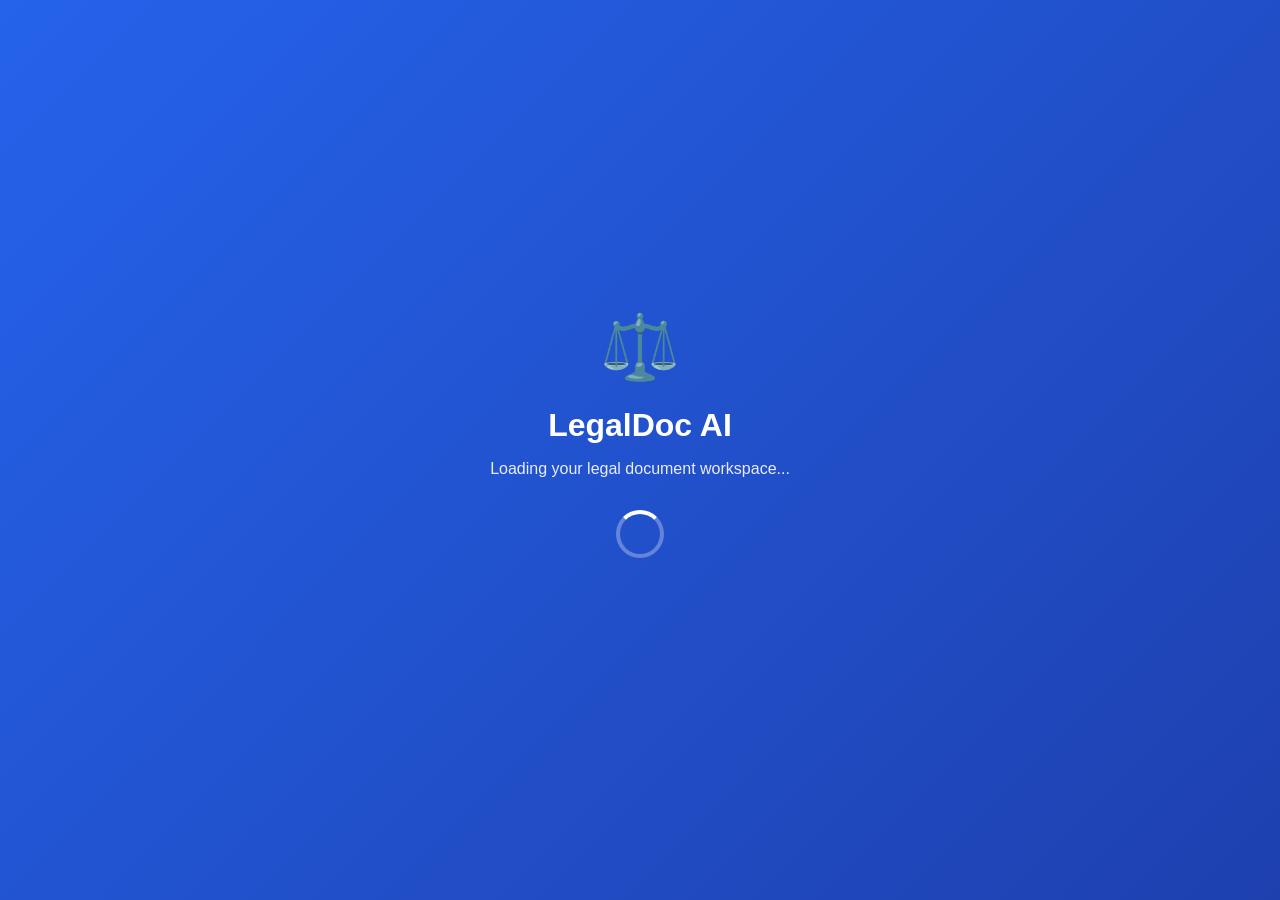
<file: index.html>
<!DOCTYPE html>
<html lang="en">
<head>
    <meta charset="UTF-8">
    <meta name="viewport" content="width=device-width, initial-scale=1.0">
    <meta name="description" content="LegalDoc AI - Automated Legal Document Summarization System for law firms">
    <meta name="keywords" content="legal, document, summarization, AI, contract analysis">
    <title>LegalDoc AI - Legal Document Summarization</title>
    <link rel="icon" type="image/x-icon" href="data:image/svg+xml,<svg xmlns='http://www.w3.org/2000/svg' viewBox='0 0 100 100'><text y='.9em' font-size='90'>⚖️</text></svg>">
    <style>
        body {
            margin: 0;
            padding: 0;
            font-family: -apple-system, BlinkMacSystemFont, 'Segoe UI', Roboto, 'Helvetica Neue', Arial, sans-serif;
            background: linear-gradient(135deg, #2563eb 0%, #1e40af 100%);
            display: flex;
            align-items: center;
            justify-content: center;
            min-height: 100vh;
        }
        
        .loading-container {
            text-align: center;
            color: white;
        }
        
        .logo {
            font-size: 4rem;
            margin-bottom: 1rem;
            animation: pulse 2s ease-in-out infinite;
        }
        
        @keyframes pulse {
            0%, 100% {
                transform: scale(1);
                opacity: 1;
            }
            50% {
                transform: scale(1.1);
                opacity: 0.8;
            }
        }
        
        h1 {
            font-size: 2rem;
            margin-bottom: 0.5rem;
        }
        
        p {
            font-size: 1rem;
            opacity: 0.9;
        }
        
        .spinner {
            width: 40px;
            height: 40px;
            margin: 2rem auto;
            border: 4px solid rgba(255, 255, 255, 0.3);
            border-top-color: white;
            border-radius: 50%;
            animation: spin 1s linear infinite;
        }
        
        @keyframes spin {
            to { transform: rotate(360deg); }
        }
    </style>
</head>
<body>
    <div class="loading-container">
        <div class="logo">⚖️</div>
        <h1>LegalDoc AI</h1>
        <p>Loading your legal document workspace...</p>
        <div class="spinner"></div>
    </div>

    <script>
        // Redirect to login page after brief loading animation
        setTimeout(() => {
            window.location.href = 'pages/login.html';
        }, 1500);
    </script>
</body>
</html>
</file>
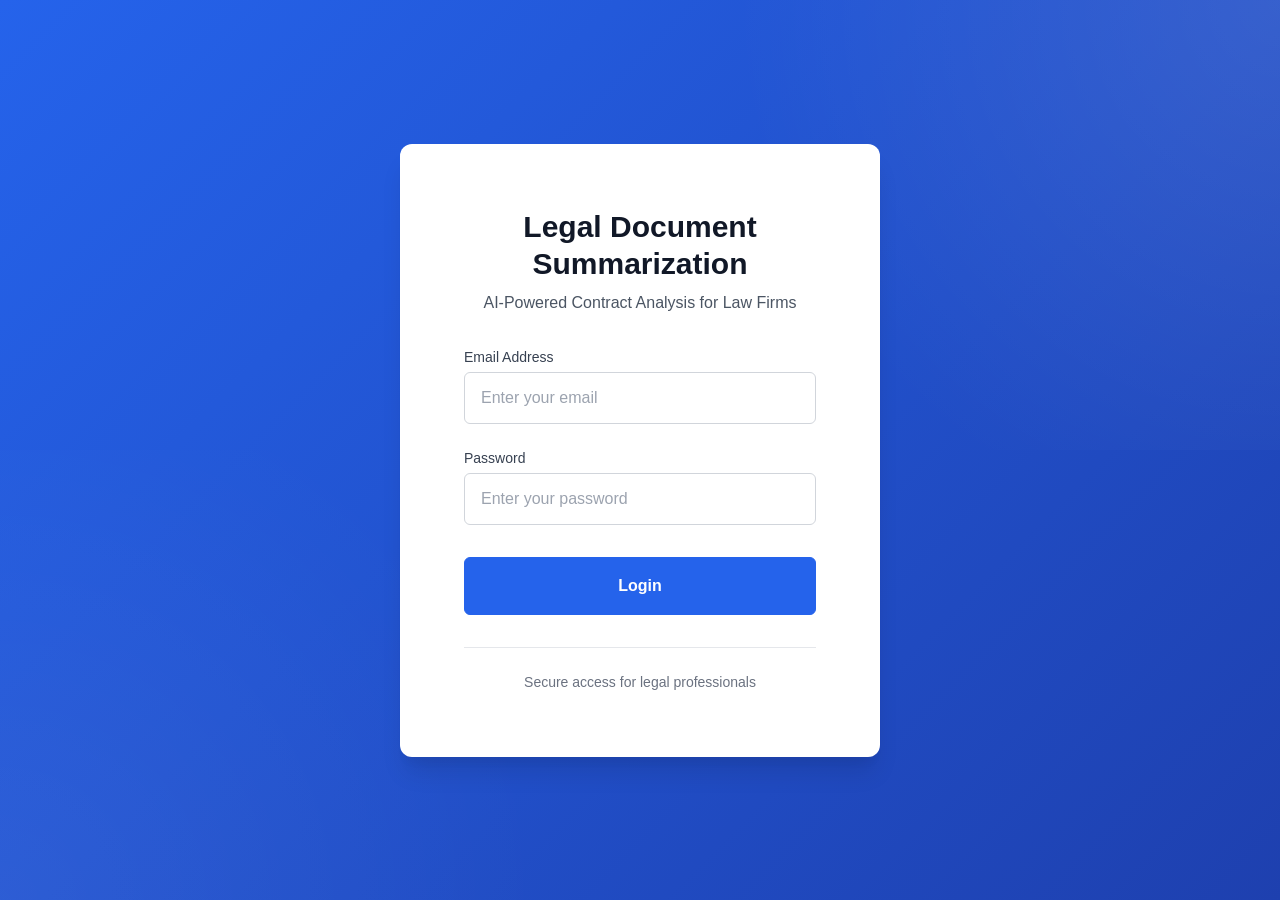
<file: pages/comparison.html>
<!DOCTYPE html>
<html lang="en">
<head>
    <meta charset="UTF-8">
    <meta name="viewport" content="width=device-width, initial-scale=1.0">
    <title>Compare Documents - LegalDoc AI</title>
    <link rel="stylesheet" href="../css/main.css">
    <link rel="stylesheet" href="../css/comparison.css">
</head>
<body>
    <!-- Sidebar Navigation -->
    <aside class="sidebar">
        <div class="logo">LegalDoc AI</div>
        <nav>
            <a href="dashboard.html">Dashboard</a>
            <a href="upload.html">Upload Contract</a>
            <a href="comparison.html" class="active">Compare Documents</a>
            <a href="#" onclick="logout()">Logout</a>
        </nav>
    </aside>

    <!-- Main Content -->
    <main class="main-content">
        <div class="comparison-container">
            <h1>Compare Documents</h1>
            <p class="subtitle">Upload two versions of a contract to identify changes and conflicts</p>

            <!-- Dual Upload Areas -->
            <div class="upload-grid">
                <div class="upload-box" id="upload-box-1">
                    <div class="upload-icon">📄</div>
                    <h3>Original Version</h3>
                    <p>Drag and drop or click to browse</p>
                    <input type="file" id="file-1" accept=".pdf,.docx" hidden>
                    <div class="file-status" id="status-1"></div>
                </div>

                <div class="upload-box" id="upload-box-2">
                    <div class="upload-icon">📄</div>
                    <h3>Revised Version</h3>
                    <p>Drag and drop or click to browse</p>
                    <input type="file" id="file-2" accept=".pdf,.docx" hidden>
                    <div class="file-status" id="status-2"></div>
                </div>
            </div>

            <!-- Compare Button -->
            <button id="compare-btn" class="primary-btn" disabled>Compare Documents</button>

            <!-- AI Processing Animation -->
            <div id="comparison-loading" class="loading hidden">
                <div class="ai-processing-container">
                    <div class="spinner"></div>
                    <h3 class="ai-title">🔄 AI is comparing documents...</h3>
                    
                    <div class="processing-stages">
                        <div class="stage-item" id="comp-stage-1">
                            <span class="stage-icon">📄</span>
                            <span class="stage-text">Analyzing document structures...</span>
                            <span class="stage-status">⏳</span>
                        </div>
                        
                        <div class="stage-item" id="comp-stage-2">
                            <span class="stage-icon">🔍</span>
                            <span class="stage-text">Identifying clause differences...</span>
                            <span class="stage-status">⏳</span>
                        </div>
                        
                        <div class="stage-item" id="comp-stage-3">
                            <span class="stage-icon">⚖️</span>
                            <span class="stage-text">Detecting conflicts...</span>
                            <span class="stage-status">⏳</span>
                        </div>
                        
                        <div class="stage-item" id="comp-stage-4">
                            <span class="stage-icon">⚠️</span>
                            <span class="stage-text">Assessing risk levels...</span>
                            <span class="stage-status">⏳</span>
                        </div>
                        
                        <div class="stage-item" id="comp-stage-5">
                            <span class="stage-icon">📊</span>
                            <span class="stage-text">Generating comparison report...</span>
                            <span class="stage-status">⏳</span>
                        </div>
                    </div>
                    
                    <div class="progress-bar">
                        <div class="progress-fill" id="comp-progress-fill"></div>
                    </div>
                    <p class="progress-text" id="comp-progress-text">0% Complete</p>
                </div>
            </div>

            <!-- Comparison Results -->
            <div id="comparison-results" class="comparison-results hidden">
                <h2>Comparison Results</h2>
                
                <!-- Sticky Summary Bar -->
                <div class="sticky-summary-bar" id="sticky-summary-bar">
                    <div class="summary-stats">
                        <div class="stat-item">
                            <span class="stat-label">Total Changes:</span>
                            <span class="stat-value" id="total-changes">0</span>
                        </div>
                        <div class="stat-item high-risk">
                            <span class="stat-label">High Risk:</span>
                            <span class="stat-value" id="high-risk-count">0</span>
                        </div>
                        <div class="stat-item conflict">
                            <span class="stat-label">Conflicts:</span>
                            <span class="stat-value" id="conflicts-count">0</span>
                        </div>
                    </div>
                    
                    <!-- Color Legend -->
                    <div class="color-legend">
                        <div class="legend-title">Legend:</div>
                        <div class="legend-items">
                            <span class="legend-item"><span class="legend-dot high">🔴</span> High Risk</span>
                            <span class="legend-item"><span class="legend-dot medium">🟠</span> Medium Risk</span>
                            <span class="legend-item"><span class="legend-dot low">🟢</span> Low Risk</span>
                            <span class="legend-separator">|</span>
                            <span class="legend-item"><span class="legend-dot modified">🟡</span> Modified</span>
                            <span class="legend-item"><span class="legend-dot added">🟢</span> Added</span>
                            <span class="legend-item"><span class="legend-dot removed">🔴</span> Removed</span>
                        </div>
                    </div>
                </div>
                
                <!-- Filter Options -->
                <div class="filter-section">
                    <label for="risk-filter" class="filter-label">
                        <span class="filter-icon">🔍</span> Filter by:
                    </label>
                    <select id="risk-filter" class="filter-dropdown">
                        <option value="all">All Changes</option>
                        <option value="high">High Risk Only</option>
                        <option value="conflicts">Conflicts Only</option>
                        <option value="modified">Modified Only</option>
                        <option value="added">Added Only</option>
                        <option value="removed">Removed Only</option>
                    </select>
                    <span class="filter-count" id="filter-count"></span>
                </div>
                
                <table class="comparison-table">
                    <thead>
                        <tr>
                            <th>Clause</th>
                            <th>Original</th>
                            <th>Revised</th>
                            <th>Risk Level</th>
                        </tr>
                    </thead>
                    <tbody id="comparison-tbody">
                        <!-- Comparison rows inserted here by JavaScript -->
                    </tbody>
                </table>
            </div>
        </div>
    </main>

    <script src="../js/auth.js"></script>
    <script src="../js/utils.js"></script>
    <script src="../js/comparison.js"></script>
</body>
</html>
</file>
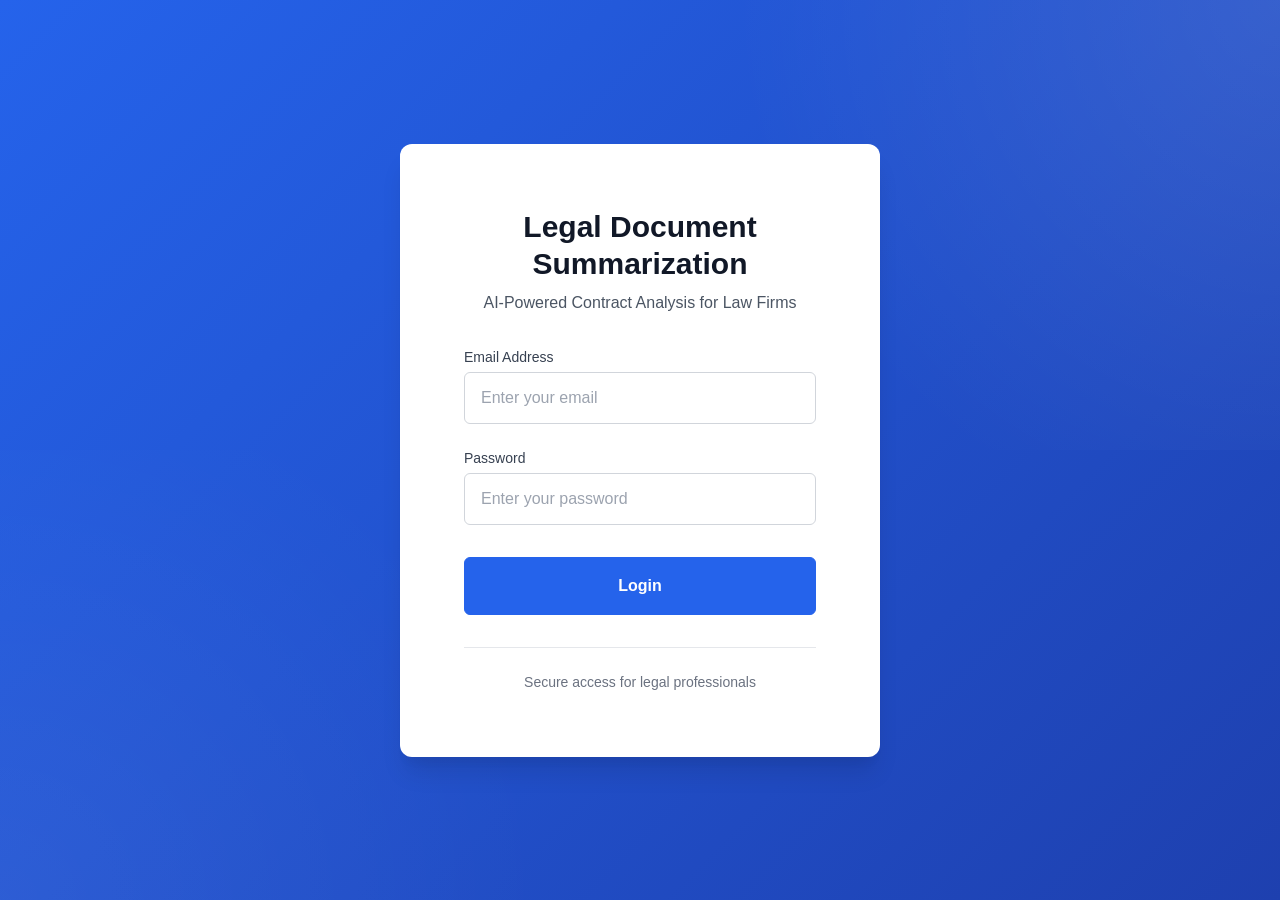
<file: pages/dashboard.html>
<!DOCTYPE html>
<html lang="en">
<head>
  <meta charset="UTF-8">
  <meta name="viewport" content="width=device-width, initial-scale=1.0">
  <title>Dashboard - Legal Document Summarization</title>
  <link rel="stylesheet" href="../css/main.css">
  <link rel="stylesheet" href="../css/dashboard.css">
</head>
<body>
  <!-- Dashboard Container with Sidebar and Main Content -->
  <div class="dashboard-container">
    
    <!-- Sidebar Navigation -->
    <aside class="sidebar">
      <div class="logo">
        <h2>LegalDoc AI</h2>
      </div>
      
      <nav class="sidebar-nav">
        <a href="dashboard.html" class="nav-item active">
          <span class="nav-icon">📊</span>
          <span class="nav-text">Dashboard</span>
        </a>
        <a href="upload.html" class="nav-item">
          <span class="nav-icon">📤</span>
          <span class="nav-text">Upload Contract</span>
        </a>
        <a href="comparison.html" class="nav-item">
          <span class="nav-icon">🔍</span>
          <span class="nav-text">Compare Documents</span>
        </a>
        <a href="#" class="nav-item" onclick="logout(); return false;">
          <span class="nav-icon">🚪</span>
          <span class="nav-text">Logout</span>
        </a>
      </nav>
    </aside>
    
    <!-- Main Content Area -->
    <main class="main-content">
      <!-- Welcome Message -->
      <header class="dashboard-header">
        <h1>Welcome, <span id="user-name">User</span></h1>
        <p class="dashboard-subtitle">Here's an overview of your document processing activity</p>
      </header>
      
      <!-- Statistics Cards Grid -->
      <section class="stats-section">
        <div class="stats-grid">
          <!-- Total Documents Card -->
          <div class="stat-card">
            <h3>Total Documents</h3>
            <p class="stat-number" id="total-docs">0</p>
            <p class="stat-label">Uploaded</p>
          </div>
          
          <!-- Processed Documents Card -->
          <div class="stat-card">
            <h3>Processed</h3>
            <p class="stat-number" id="processed-docs">0</p>
            <p class="stat-label">Completed</p>
          </div>
          
          <!-- Flagged Risks Card -->
          <div class="stat-card">
            <h3>Flagged Risks</h3>
            <p class="stat-number" id="flagged-risks">0</p>
            <p class="stat-label">Identified</p>
          </div>
        </div>
      </section>
      
      <!-- Quick Actions Section -->
      <section class="quick-actions">
        <h2>Quick Actions</h2>
        <div class="actions-grid">
          <a href="upload.html" class="action-card">
            <span class="action-icon">📄</span>
            <h3>Upload New Contract</h3>
            <p>Upload and analyze a new legal document</p>
          </a>
          
          <a href="comparison.html" class="action-card">
            <span class="action-icon">⚖️</span>
            <h3>Compare Documents</h3>
            <p>Compare two contract versions side-by-side</p>
          </a>
        </div>
      </section>
    </main>
  </div>
  
  <!-- JavaScript Files -->
  <script src="../js/auth.js"></script>
  <script src="../js/utils.js"></script>
  <script src="../js/dashboard.js"></script>
</body>
</html>
</file>
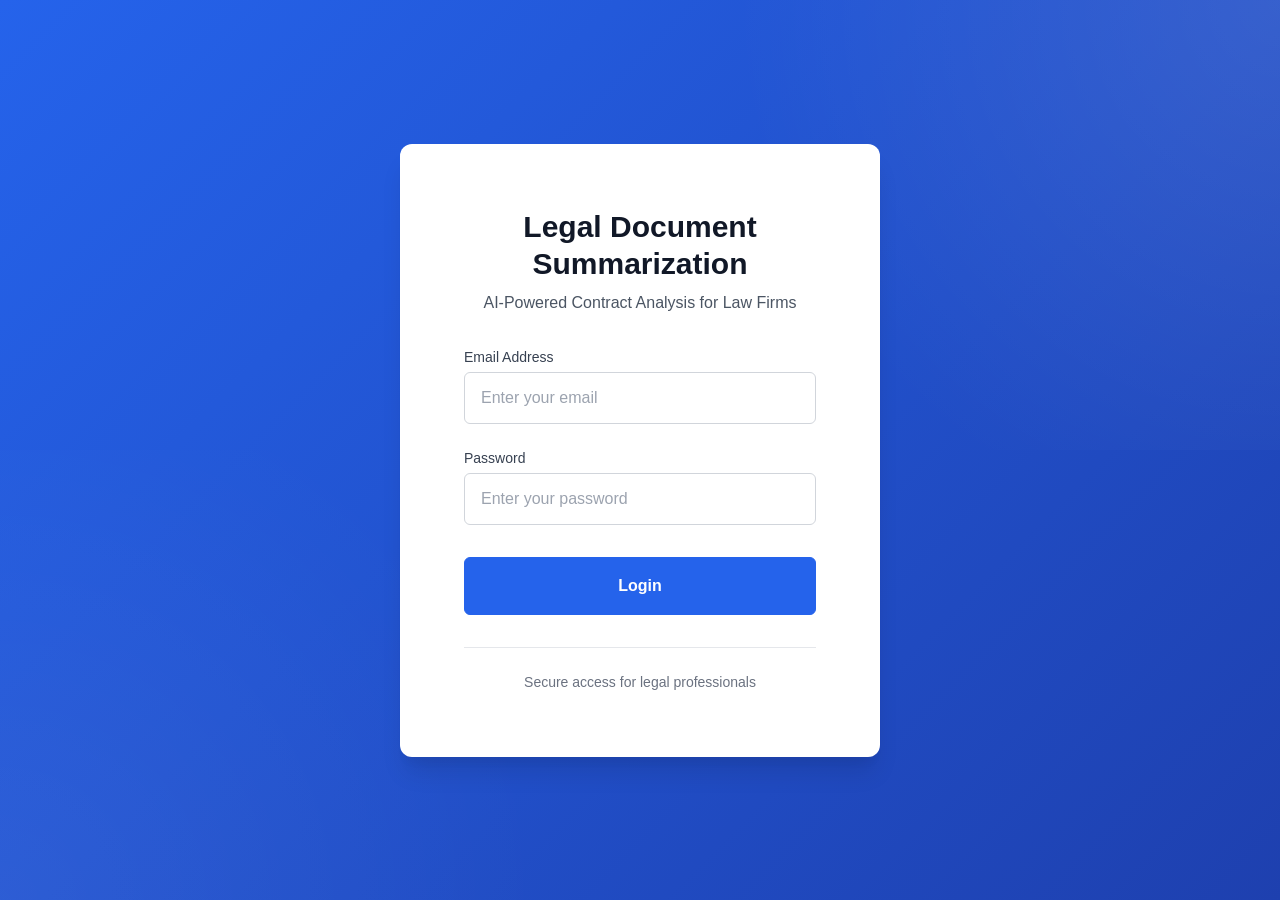
<file: pages/login.html>
<!DOCTYPE html>
<html lang="en">
<head>
    <meta charset="UTF-8">
    <meta name="viewport" content="width=device-width, initial-scale=1.0">
    <title>Login - Legal Document Summarization</title>
    <link rel="stylesheet" href="../css/main.css">
    <link rel="stylesheet" href="../css/login.css">
</head>
<body>
    <div class="login-container">
        <div class="login-card">
            <div class="login-header">
                <h1>Legal Document Summarization</h1>
                <p class="login-subtitle">AI-Powered Contract Analysis for Law Firms</p>
            </div>
            
            <form id="login-form" class="login-form">
                <div class="form-group">
                    <label for="email">Email Address</label>
                    <input 
                        type="email" 
                        id="email" 
                        name="email" 
                        placeholder="Enter your email" 
                        required
                        autocomplete="email"
                    >
                </div>
                
                <div class="form-group">
                    <label for="password">Password</label>
                    <input 
                        type="password" 
                        id="password" 
                        name="password" 
                        placeholder="Enter your password" 
                        required
                        autocomplete="current-password"
                    >
                </div>
                
                <div id="error-message" class="error-message hidden" role="alert"></div>
                
                <button type="submit" class="btn btn-primary btn-block">
                    Login
                </button>
            </form>
            
            <div class="login-footer">
                <p class="text-muted">Secure access for legal professionals</p>
            </div>
        </div>
    </div>
    
    <script src="../js/auth.js"></script>
</body>
</html>
</file>
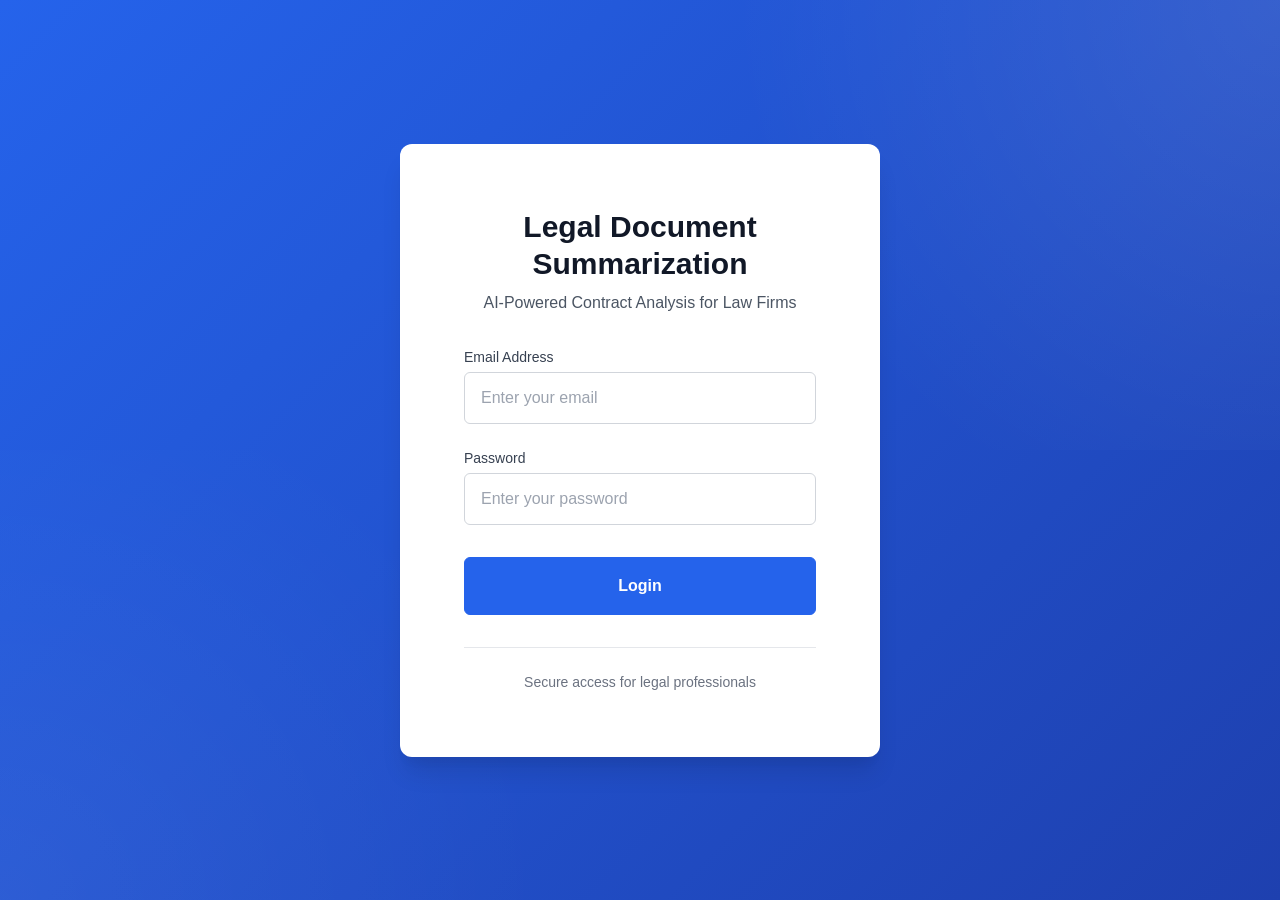
<file: pages/upload.html>
<!DOCTYPE html>
<html lang="en">
<head>
  <meta charset="UTF-8">
  <meta name="viewport" content="width=device-width, initial-scale=1.0">
  <title>Upload Contract - Legal Document Summarization</title>
  <link rel="stylesheet" href="../css/main.css">
  <link rel="stylesheet" href="../css/upload.css">
</head>
<body>
  <!-- Upload Page Container -->
  <div class="upload-page">
    
    <!-- Header with Navigation -->
    <header class="upload-header">
      <div class="header-content">
        <a href="dashboard.html" class="back-link">← Back to Dashboard</a>
        <h1>Upload Contract</h1>
        <p class="subtitle">Upload a legal document to generate a summary and risk assessment</p>
      </div>
    </header>
    
    <!-- Main Upload Section -->
    <main class="upload-main">
      <div class="upload-container">
        
        <!-- Drag and Drop Upload Area -->
        <div class="upload-area" id="upload-area">
          <div class="upload-icon">📄</div>
          <h2>Drag and drop your contract here</h2>
          <p class="upload-hint">or click to browse</p>
          <p class="upload-formats">Supported formats: PDF, DOCX (Max 10MB)</p>
          
          <!-- Hidden File Input -->
          <input type="file" id="file-input" accept=".pdf,.docx" hidden>
        </div>
        
        <!-- File Info Display (Initially Hidden) -->
        <div id="file-info" class="file-info hidden">
          <div class="file-details">
            <span class="file-icon">📎</span>
            <div class="file-text">
              <p class="file-label">Selected file:</p>
              <p class="file-name" id="file-name"></p>
              <p class="file-size" id="file-size"></p>
            </div>
            <button class="remove-file-btn" id="remove-file-btn" aria-label="Remove file">✕</button>
          </div>
          
          <!-- Generate Summary Button -->
          <button id="generate-btn" class="btn-primary btn-lg btn-block">
            Generate Summary
          </button>
        </div>
        
        <!-- AI Processing Animation (Initially Hidden) -->
        <div id="loading" class="loading hidden">
          <div class="ai-processing-container">
            <div class="spinner"></div>
            <h3 class="ai-title">🔄 AI is analyzing your contract...</h3>
            
            <div class="processing-stages">
              <div class="stage-item" id="stage-1">
                <span class="stage-icon">📄</span>
                <span class="stage-text">Reading document structure...</span>
                <span class="stage-status">⏳</span>
              </div>
              
              <div class="stage-item" id="stage-2">
                <span class="stage-icon">🔍</span>
                <span class="stage-text">Extracting key clauses...</span>
                <span class="stage-status">⏳</span>
              </div>
              
              <div class="stage-item" id="stage-3">
                <span class="stage-icon">⚠️</span>
                <span class="stage-text">Detecting risk deviations...</span>
                <span class="stage-status">⏳</span>
              </div>
              
              <div class="stage-item" id="stage-4">
                <span class="stage-icon">📊</span>
                <span class="stage-text">Generating summary report...</span>
                <span class="stage-status">⏳</span>
              </div>
              
              <div class="stage-item" id="stage-5">
                <span class="stage-icon">✨</span>
                <span class="stage-text">Finalizing analysis...</span>
                <span class="stage-status">⏳</span>
              </div>
            </div>
            
            <div class="progress-bar">
              <div class="progress-fill" id="progress-fill"></div>
            </div>
            <p class="progress-text" id="progress-text">0% Complete</p>
          </div>
        </div>
        
        <!-- Error Message Container (Initially Hidden) -->
        <div id="upload-error" class="error-container hidden">
          <div class="error-message">
            <span class="error-icon">⚠️</span>
            <div id="error-text"></div>
          </div>
        </div>
        
      </div>
    </main>
    
  </div>
  
  <!-- JavaScript Files -->
  <script src="../js/auth.js"></script>
  <script src="../js/utils.js"></script>
  <script src="../js/upload.js"></script>
</body>
</html>
</file>
<file: css/main.css>
/* ============================================
   Legal Document Summarization - Global Styles
   ============================================ */

/* CSS Variables - Corporate Blue/White Color Scheme */
:root {
  /* Primary Colors */
  --color-primary: #2563eb;        /* Professional blue */
  --color-primary-dark: #1e40af;   /* Darker blue for hover states */
  --color-primary-light: #3b82f6;  /* Lighter blue for accents */
  --color-primary-pale: #dbeafe;   /* Very light blue for backgrounds */
  
  /* Aliases for backward compatibility */
  --primary-color: var(--color-primary);
  --text-dark: var(--color-gray-900);
  --text-light: var(--color-gray-500);
  --border-color: var(--color-gray-300);
  --bg-light: var(--color-gray-50);
  --success-color: var(--color-success);
  --warning-color: var(--color-warning);
  --danger-color: var(--color-danger);
  
  /* Neutral Colors */
  --color-white: #ffffff;
  --color-gray-50: #f9fafb;
  --color-gray-100: #f3f4f6;
  --color-gray-200: #e5e7eb;
  --color-gray-300: #d1d5db;
  --color-gray-400: #9ca3af;
  --color-gray-500: #6b7280;
  --color-gray-600: #4b5563;
  --color-gray-700: #374151;
  --color-gray-800: #1f2937;
  --color-gray-900: #111827;
  
  /* Semantic Colors */
  --color-success: #10b981;
  --color-success-light: #d1fae5;
  --color-warning: #f59e0b;
  --color-warning-light: #fef3c7;
  --color-danger: #ef4444;
  --color-danger-light: #fee2e2;
  --color-info: #3b82f6;
  --color-info-light: #dbeafe;
  
  /* Typography */
  --font-family-base: -apple-system, BlinkMacSystemFont, 'Segoe UI', Roboto, 'Helvetica Neue', Arial, sans-serif;
  --font-family-heading: 'Inter', -apple-system, BlinkMacSystemFont, 'Segoe UI', Roboto, sans-serif;
  
  --font-size-xs: 0.75rem;      /* 12px */
  --font-size-sm: 0.875rem;     /* 14px */
  --font-size-base: 1rem;       /* 16px */
  --font-size-lg: 1.125rem;     /* 18px */
  --font-size-xl: 1.25rem;      /* 20px */
  --font-size-2xl: 1.5rem;      /* 24px */
  --font-size-3xl: 1.875rem;    /* 30px */
  --font-size-4xl: 2.25rem;     /* 36px */
  
  --font-weight-normal: 400;
  --font-weight-medium: 500;
  --font-weight-semibold: 600;
  --font-weight-bold: 700;
  
  --line-height-tight: 1.25;
  --line-height-normal: 1.5;
  --line-height-relaxed: 1.75;
  
  /* Spacing */
  --spacing-xs: 0.25rem;    /* 4px */
  --spacing-sm: 0.5rem;     /* 8px */
  --spacing-md: 1rem;       /* 16px */
  --spacing-lg: 1.5rem;     /* 24px */
  --spacing-xl: 2rem;       /* 32px */
  --spacing-2xl: 3rem;      /* 48px */
  --spacing-3xl: 4rem;      /* 64px */
  
  /* Borders */
  --border-radius-sm: 0.25rem;   /* 4px */
  --border-radius-md: 0.375rem;  /* 6px */
  --border-radius-lg: 0.5rem;    /* 8px */
  --border-radius-xl: 0.75rem;   /* 12px */
  --border-radius-full: 9999px;
  
  --border-width: 1px;
  --border-width-thick: 2px;
  
  /* Shadows */
  --shadow-sm: 0 1px 2px 0 rgba(0, 0, 0, 0.05);
  --shadow-md: 0 4px 6px -1px rgba(0, 0, 0, 0.1), 0 2px 4px -1px rgba(0, 0, 0, 0.06);
  --shadow-lg: 0 10px 15px -3px rgba(0, 0, 0, 0.1), 0 4px 6px -2px rgba(0, 0, 0, 0.05);
  --shadow-xl: 0 20px 25px -5px rgba(0, 0, 0, 0.1), 0 10px 10px -5px rgba(0, 0, 0, 0.04);
  
  /* Transitions */
  --transition-fast: 150ms ease-in-out;
  --transition-base: 200ms ease-in-out;
  --transition-slow: 300ms ease-in-out;
  
  /* Layout */
  --max-width-sm: 640px;
  --max-width-md: 768px;
  --max-width-lg: 1024px;
  --max-width-xl: 1280px;
  --max-width-2xl: 1536px;
  
  /* Responsive Breakpoints */
  --breakpoint-tablet: 768px;
  --breakpoint-desktop: 1024px;
}

/* ============================================
   Reset and Base Styles
   ============================================ */

* {
  margin: 0;
  padding: 0;
  box-sizing: border-box;
}

html {
  font-size: 16px;
  -webkit-font-smoothing: antialiased;
  -moz-osx-font-smoothing: grayscale;
}

body {
  font-family: var(--font-family-base);
  font-size: var(--font-size-base);
  font-weight: var(--font-weight-normal);
  line-height: var(--line-height-normal);
  color: var(--color-gray-900);
  background-color: var(--color-gray-50);
}

/* ============================================
   Typography
   ============================================ */

h1, h2, h3, h4, h5, h6 {
  font-family: var(--font-family-heading);
  font-weight: var(--font-weight-semibold);
  line-height: var(--line-height-tight);
  color: var(--color-gray-900);
  margin-bottom: var(--spacing-md);
}

h1 {
  font-size: var(--font-size-4xl);
  font-weight: var(--font-weight-bold);
}

h2 {
  font-size: var(--font-size-3xl);
}

h3 {
  font-size: var(--font-size-2xl);
}

h4 {
  font-size: var(--font-size-xl);
}

h5 {
  font-size: var(--font-size-lg);
}

h6 {
  font-size: var(--font-size-base);
}

p {
  margin-bottom: var(--spacing-md);
  color: var(--color-gray-700);
}

a {
  color: var(--color-primary);
  text-decoration: none;
  transition: color var(--transition-fast);
}

a:hover {
  color: var(--color-primary-dark);
}

a:focus {
  outline: 2px solid var(--color-primary);
  outline-offset: 2px;
}

/* ============================================
   Layout Utilities
   ============================================ */

.container {
  width: 100%;
  max-width: var(--max-width-xl);
  margin: 0 auto;
  padding: 0 var(--spacing-md);
}

.container-sm {
  max-width: var(--max-width-sm);
}

.container-md {
  max-width: var(--max-width-md);
}

.container-lg {
  max-width: var(--max-width-lg);
}

/* Flexbox Utilities */
.flex {
  display: flex;
}

.flex-col {
  flex-direction: column;
}

.flex-wrap {
  flex-wrap: wrap;
}

.items-center {
  align-items: center;
}

.items-start {
  align-items: flex-start;
}

.items-end {
  align-items: flex-end;
}

.justify-center {
  justify-content: center;
}

.justify-between {
  justify-content: space-between;
}

.justify-end {
  justify-content: flex-end;
}

.gap-sm {
  gap: var(--spacing-sm);
}

.gap-md {
  gap: var(--spacing-md);
}

.gap-lg {
  gap: var(--spacing-lg);
}

/* Grid Utilities */
.grid {
  display: grid;
}

.grid-cols-1 {
  grid-template-columns: repeat(1, 1fr);
}

.grid-cols-2 {
  grid-template-columns: repeat(2, 1fr);
}

.grid-cols-3 {
  grid-template-columns: repeat(3, 1fr);
}

.grid-cols-4 {
  grid-template-columns: repeat(4, 1fr);
}

/* ============================================
   Spacing Utilities
   ============================================ */

.m-0 { margin: 0; }
.m-xs { margin: var(--spacing-xs); }
.m-sm { margin: var(--spacing-sm); }
.m-md { margin: var(--spacing-md); }
.m-lg { margin: var(--spacing-lg); }
.m-xl { margin: var(--spacing-xl); }

.mt-0 { margin-top: 0; }
.mt-xs { margin-top: var(--spacing-xs); }
.mt-sm { margin-top: var(--spacing-sm); }
.mt-md { margin-top: var(--spacing-md); }
.mt-lg { margin-top: var(--spacing-lg); }
.mt-xl { margin-top: var(--spacing-xl); }

.mb-0 { margin-bottom: 0; }
.mb-xs { margin-bottom: var(--spacing-xs); }
.mb-sm { margin-bottom: var(--spacing-sm); }
.mb-md { margin-bottom: var(--spacing-md); }
.mb-lg { margin-bottom: var(--spacing-lg); }
.mb-xl { margin-bottom: var(--spacing-xl); }

.p-0 { padding: 0; }
.p-xs { padding: var(--spacing-xs); }
.p-sm { padding: var(--spacing-sm); }
.p-md { padding: var(--spacing-md); }
.p-lg { padding: var(--spacing-lg); }
.p-xl { padding: var(--spacing-xl); }

/* ============================================
   Button Components
   ============================================ */

.btn {
  display: inline-flex;
  align-items: center;
  justify-content: center;
  padding: var(--spacing-sm) var(--spacing-lg);
  font-size: var(--font-size-base);
  font-weight: var(--font-weight-medium);
  line-height: var(--line-height-normal);
  border: var(--border-width) solid transparent;
  border-radius: var(--border-radius-md);
  cursor: pointer;
  transition: all var(--transition-base);
  text-align: center;
  min-height: 44px;
  white-space: nowrap;
}

.btn:focus {
  outline: 2px solid var(--color-primary);
  outline-offset: 2px;
}

.btn:disabled {
  opacity: 0.5;
  cursor: not-allowed;
}

/* Primary Button */
.btn-primary, .primary-btn {
  background-color: var(--color-primary);
  color: var(--color-white);
  border-color: var(--color-primary);
}

.btn-primary:hover:not(:disabled), .primary-btn:hover:not(:disabled) {
  background-color: var(--color-primary-dark);
  border-color: var(--color-primary-dark);
  transform: translateY(-1px);
  box-shadow: var(--shadow-md);
}

.btn-primary:active:not(:disabled), .primary-btn:active:not(:disabled) {
  transform: translateY(0);
}

/* Secondary Button */
.btn-secondary, .secondary-btn {
  background-color: var(--color-white);
  color: var(--color-primary);
  border-color: var(--color-primary);
}

.btn-secondary:hover:not(:disabled), .secondary-btn:hover:not(:disabled) {
  background-color: var(--color-primary-pale);
}

/* Danger Button */
.btn-danger {
  background-color: var(--color-danger);
  color: var(--color-white);
  border-color: var(--color-danger);
}

.btn-danger:hover:not(:disabled) {
  background-color: #dc2626;
  border-color: #dc2626;
}

/* Button Sizes */
.btn-sm {
  padding: var(--spacing-xs) var(--spacing-md);
  font-size: var(--font-size-sm);
  min-height: 36px;
}

.btn-lg {
  padding: var(--spacing-md) var(--spacing-xl);
  font-size: var(--font-size-lg);
  min-height: 52px;
}

.btn-block {
  width: 100%;
  display: flex;
}

/* ============================================
   Card Components
   ============================================ */

.card {
  background-color: var(--color-white);
  border-radius: var(--border-radius-lg);
  box-shadow: var(--shadow-md);
  padding: var(--spacing-lg);
  transition: box-shadow var(--transition-base);
}

.card:hover {
  box-shadow: var(--shadow-lg);
}

.card-header {
  padding-bottom: var(--spacing-md);
  margin-bottom: var(--spacing-md);
  border-bottom: var(--border-width) solid var(--color-gray-200);
}

.card-title {
  font-size: var(--font-size-xl);
  font-weight: var(--font-weight-semibold);
  color: var(--color-gray-900);
  margin-bottom: var(--spacing-xs);
}

.card-body {
  padding: var(--spacing-md) 0;
}

.card-footer {
  padding-top: var(--spacing-md);
  margin-top: var(--spacing-md);
  border-top: var(--border-width) solid var(--color-gray-200);
}

/* Stat Card */
.stat-card {
  background-color: var(--color-white);
  border-radius: var(--border-radius-lg);
  box-shadow: var(--shadow-md);
  padding: var(--spacing-xl);
  text-align: center;
  transition: transform var(--transition-base), box-shadow var(--transition-base);
}

.stat-card:hover {
  transform: translateY(-4px);
  box-shadow: var(--shadow-xl);
}

.stat-card h3 {
  font-size: var(--font-size-sm);
  font-weight: var(--font-weight-medium);
  color: var(--color-gray-600);
  text-transform: uppercase;
  letter-spacing: 0.05em;
  margin-bottom: var(--spacing-sm);
}

.stat-number {
  font-size: var(--font-size-4xl);
  font-weight: var(--font-weight-bold);
  color: var(--color-primary);
  margin: 0;
}

/* ============================================
   Form Components
   ============================================ */

.form-group {
  margin-bottom: var(--spacing-lg);
}

.form-label {
  display: block;
  font-size: var(--font-size-sm);
  font-weight: var(--font-weight-medium);
  color: var(--color-gray-700);
  margin-bottom: var(--spacing-xs);
}

.form-input,
.form-select,
.form-textarea {
  width: 100%;
  padding: var(--spacing-sm) var(--spacing-md);
  font-size: var(--font-size-base);
  font-family: var(--font-family-base);
  color: var(--color-gray-900);
  background-color: var(--color-white);
  border: var(--border-width) solid var(--color-gray-300);
  border-radius: var(--border-radius-md);
  transition: border-color var(--transition-fast), box-shadow var(--transition-fast);
  min-height: 44px;
}

.form-input:focus,
.form-select:focus,
.form-textarea:focus {
  outline: none;
  border-color: var(--color-primary);
  box-shadow: 0 0 0 3px var(--color-primary-pale);
}

.form-input::placeholder {
  color: var(--color-gray-400);
}

.form-input.error,
.form-select.error,
.form-textarea.error {
  border-color: var(--color-danger);
}

.form-input.error:focus,
.form-select.error:focus,
.form-textarea.error:focus {
  box-shadow: 0 0 0 3px var(--color-danger-light);
}

.form-textarea {
  min-height: 120px;
  resize: vertical;
}

.form-hint {
  display: block;
  font-size: var(--font-size-sm);
  color: var(--color-gray-500);
  margin-top: var(--spacing-xs);
}

/* ============================================
   Alert and Error Components
   ============================================ */

.alert {
  padding: var(--spacing-md) var(--spacing-lg);
  border-radius: var(--border-radius-md);
  border: var(--border-width) solid transparent;
  margin-bottom: var(--spacing-md);
}

.alert-success {
  background-color: var(--color-success-light);
  border-color: var(--color-success);
  color: #065f46;
}

.alert-warning {
  background-color: var(--color-warning-light);
  border-color: var(--color-warning);
  color: #92400e;
}

.alert-danger {
  background-color: var(--color-danger-light);
  border-color: var(--color-danger);
  color: #991b1b;
}

.alert-info {
  background-color: var(--color-info-light);
  border-color: var(--color-info);
  color: #1e40af;
}

.error {
  color: var(--color-danger);
  font-size: var(--font-size-sm);
  margin-top: var(--spacing-xs);
}

.error-message {
  display: flex;
  align-items: center;
  gap: var(--spacing-sm);
  padding: var(--spacing-sm) var(--spacing-md);
  background-color: var(--color-danger-light);
  border-left: 4px solid var(--color-danger);
  border-radius: var(--border-radius-md);
  color: var(--color-danger);
  font-size: var(--font-size-sm);
  margin-top: var(--spacing-sm);
}

/* ============================================
   Badge Components
   ============================================ */

.badge {
  display: inline-flex;
  align-items: center;
  padding: var(--spacing-xs) var(--spacing-sm);
  font-size: var(--font-size-xs);
  font-weight: var(--font-weight-medium);
  border-radius: var(--border-radius-full);
  text-transform: uppercase;
  letter-spacing: 0.05em;
}

.badge-primary {
  background-color: var(--color-primary-pale);
  color: var(--color-primary-dark);
}

.badge-success {
  background-color: var(--color-success-light);
  color: #065f46;
}

.badge-warning {
  background-color: var(--color-warning-light);
  color: #92400e;
}

.badge-danger {
  background-color: var(--color-danger-light);
  color: #991b1b;
}

/* Risk Level Badges */
.risk-high {
  background-color: var(--color-danger-light);
  color: var(--color-danger);
  border-left: 4px solid var(--color-danger);
}

.risk-medium {
  background-color: var(--color-warning-light);
  color: #92400e;
  border-left: 4px solid var(--color-warning);
}

.risk-low {
  background-color: var(--color-success-light);
  color: #065f46;
  border-left: 4px solid var(--color-success);
}

/* ============================================
   Loading Components
   ============================================ */

.loading {
  display: flex;
  flex-direction: column;
  align-items: center;
  justify-content: center;
  padding: var(--spacing-2xl);
  text-align: center;
}

.spinner {
  width: 48px;
  height: 48px;
  border: 4px solid var(--color-gray-200);
  border-top-color: var(--color-primary);
  border-radius: 50%;
  animation: spin 0.8s linear infinite;
}

@keyframes spin {
  to {
    transform: rotate(360deg);
  }
}

.loading p {
  margin-top: var(--spacing-md);
  color: var(--color-gray-600);
  font-size: var(--font-size-base);
}

/* ============================================
   Utility Classes
   ============================================ */

.hidden {
  display: none !important;
}

.visible {
  display: block;
}

.text-center {
  text-align: center;
}

.text-left {
  text-align: left;
}

.text-right {
  text-align: right;
}

.text-primary {
  color: var(--color-primary);
}

.text-danger {
  color: var(--color-danger);
}

.text-success {
  color: var(--color-success);
}

.text-muted {
  color: var(--color-gray-500);
}

.text-sm {
  font-size: var(--font-size-sm);
}

.text-lg {
  font-size: var(--font-size-lg);
}

.font-bold {
  font-weight: var(--font-weight-bold);
}

.font-semibold {
  font-weight: var(--font-weight-semibold);
}

.font-medium {
  font-weight: var(--font-weight-medium);
}

.w-full {
  width: 100%;
}

.h-full {
  height: 100%;
}

/* ============================================
   Responsive Design - Tablet (768px - 1023px)
   ============================================ */

@media (min-width: 768px) {
  .container {
    padding: 0 var(--spacing-lg);
  }
  
  .grid-cols-md-2 {
    grid-template-columns: repeat(2, 1fr);
  }
  
  .grid-cols-md-3 {
    grid-template-columns: repeat(3, 1fr);
  }
  
  h1 {
    font-size: var(--font-size-4xl);
  }
  
  h2 {
    font-size: var(--font-size-3xl);
  }
}

/* ============================================
   Responsive Design - Desktop (1024px+)
   ============================================ */

@media (min-width: 1024px) {
  .container {
    padding: 0 var(--spacing-xl);
  }
  
  .grid-cols-lg-3 {
    grid-template-columns: repeat(3, 1fr);
  }
  
  .grid-cols-lg-4 {
    grid-template-columns: repeat(4, 1fr);
  }
  
  h1 {
    font-size: 3rem;
  }
}

/* ============================================
   Accessibility
   ============================================ */

/* Focus visible for keyboard navigation */
*:focus-visible {
  outline: 2px solid var(--color-primary);
  outline-offset: 2px;
}

/* Reduced motion for users who prefer it */
@media (prefers-reduced-motion: reduce) {
  *,
  *::before,
  *::after {
    animation-duration: 0.01ms !important;
    animation-iteration-count: 1 !important;
    transition-duration: 0.01ms !important;
  }
}

/* High contrast mode support */
@media (prefers-contrast: high) {
  .btn {
    border-width: var(--border-width-thick);
  }
  
  .card {
    border: var(--border-width) solid var(--color-gray-300);
  }
}

/* Screen reader only content */
.sr-only {
  position: absolute;
  width: 1px;
  height: 1px;
  padding: 0;
  margin: -1px;
  overflow: hidden;
  clip: rect(0, 0, 0, 0);
  white-space: nowrap;
  border-width: 0;
}
</file>
<file: css/comparison.css>
/* Comparison Page Styles */

/* Sidebar Navigation */
.sidebar {
    position: fixed;
    left: 0;
    top: 0;
    width: 260px;
    height: 100vh;
    background-color: white;
    border-right: 1px solid var(--color-gray-200, #e5e7eb);
    padding: 2rem 0;
    z-index: 100;
}

.sidebar .logo {
    padding: 0 1.5rem;
    margin-bottom: 2rem;
    font-size: 1.5rem;
    font-weight: 700;
    color: var(--color-primary, #2563eb);
}

.sidebar nav {
    display: flex;
    flex-direction: column;
}

.sidebar nav a {
    padding: 0.875rem 1.5rem;
    color: var(--color-gray-700, #374151);
    text-decoration: none;
    transition: all 0.2s ease;
    border-left: 3px solid transparent;
}

.sidebar nav a:hover {
    background-color: var(--color-gray-50, #f9fafb);
    color: var(--color-primary, #2563eb);
}

.sidebar nav a.active {
    background-color: var(--color-primary-pale, #dbeafe);
    color: var(--color-primary, #2563eb);
    border-left-color: var(--color-primary, #2563eb);
    font-weight: 600;
}

/* Main Content with Sidebar */
.main-content {
    margin-left: 260px;
    min-height: 100vh;
    background-color: var(--color-gray-50, #f9fafb);
}

.comparison-container {
    max-width: 1200px;
    margin: 0 auto;
    padding: 2rem;
}

.comparison-container h1 {
    color: var(--text-dark);
    margin-bottom: 0.5rem;
}

.subtitle {
    color: var(--text-light);
    margin-bottom: 2rem;
}

/* Upload Grid */
.upload-grid {
    display: grid;
    grid-template-columns: 1fr 1fr;
    gap: 2rem;
    margin-bottom: 2rem;
}

.upload-box {
    border: 2px dashed var(--border-color);
    border-radius: 8px;
    padding: 2rem;
    text-align: center;
    background: white;
    cursor: pointer;
    transition: all 0.3s ease;
}

.upload-box:hover {
    border-color: var(--primary-color);
    background: var(--bg-light);
}

.upload-box.drag-over {
    border-color: var(--primary-color);
    background: var(--bg-light);
    transform: scale(1.02);
}

.upload-box.file-selected {
    border-color: var(--success-color);
    background: #f0f9ff;
}

.upload-icon {
    font-size: 3rem;
    margin-bottom: 1rem;
}

.upload-box h3 {
    color: var(--text-dark);
    margin-bottom: 0.5rem;
}

.upload-box p {
    color: var(--text-light);
    font-size: 0.9rem;
}

.file-status {
    margin-top: 1rem;
    padding: 0.5rem;
    border-radius: 4px;
    font-size: 0.9rem;
}

.file-status.success {
    background: #d1fae5;
    color: #065f46;
}

.file-status.error {
    background: #fee2e2;
    color: #991b1b;
}

/* Compare Button */
#compare-btn {
    display: block;
    margin: 0 auto 2rem;
    padding: 1rem 3rem;
    font-size: 1.1rem;
}

#compare-btn:disabled {
    background: var(--border-color);
    cursor: not-allowed;
    opacity: 0.6;
}

/* Comparison Results */
.comparison-results {
    margin-top: 3rem;
}

/* Sticky Summary Bar */
.sticky-summary-bar {
    position: sticky;
    top: 0;
    background: white;
    padding: 1.25rem 1.5rem;
    border-radius: 8px;
    box-shadow: 0 2px 8px rgba(0, 0, 0, 0.1);
    margin-bottom: 1.5rem;
    z-index: 50;
    display: flex;
    justify-content: space-between;
    align-items: center;
    flex-wrap: wrap;
    gap: 1rem;
    border: 2px solid #e5e7eb;
}

.summary-stats {
    display: flex;
    gap: 2rem;
    flex-wrap: wrap;
}

.stat-item {
    display: flex;
    align-items: center;
    gap: 0.5rem;
    padding: 0.5rem 1rem;
    background: #f3f4f6;
    border-radius: 6px;
    font-weight: 500;
}

.stat-item.high-risk {
    background: #fee2e2;
    color: #991b1b;
}

.stat-item.conflict {
    background: #fef3c7;
    color: #78350f;
}

.stat-label {
    font-size: 0.9rem;
    color: inherit;
}

.stat-value {
    font-size: 1.25rem;
    font-weight: 700;
    color: inherit;
}

/* Color Legend */
.color-legend {
    display: flex;
    align-items: center;
    gap: 1rem;
    flex-wrap: wrap;
}

.legend-title {
    font-weight: 600;
    color: #374151;
    font-size: 0.9rem;
}

.legend-items {
    display: flex;
    gap: 1rem;
    flex-wrap: wrap;
    align-items: center;
}

.legend-item {
    display: flex;
    align-items: center;
    gap: 0.25rem;
    font-size: 0.85rem;
    color: #6b7280;
}

.legend-dot {
    font-size: 1rem;
}

.legend-separator {
    color: #d1d5db;
    font-weight: 300;
}

/* Filter Section */
.filter-section {
    display: flex;
    align-items: center;
    gap: 1rem;
    margin-bottom: 1.5rem;
    padding: 1rem 1.5rem;
    background: #f9fafb;
    border-radius: 8px;
    border: 1px solid #e5e7eb;
}

.filter-label {
    display: flex;
    align-items: center;
    gap: 0.5rem;
    font-weight: 600;
    color: #374151;
    font-size: 0.95rem;
}

.filter-icon {
    font-size: 1.1rem;
}

.filter-dropdown {
    padding: 0.5rem 1rem;
    border: 2px solid #d1d5db;
    border-radius: 6px;
    background: white;
    font-size: 0.95rem;
    font-weight: 500;
    color: #374151;
    cursor: pointer;
    transition: all 0.2s ease;
    min-width: 180px;
}

.filter-dropdown:hover {
    border-color: #2563eb;
}

.filter-dropdown:focus {
    outline: none;
    border-color: #2563eb;
    box-shadow: 0 0 0 3px rgba(37, 99, 235, 0.1);
}

.filter-count {
    font-size: 0.9rem;
    color: #6b7280;
    font-weight: 500;
    padding: 0.5rem 1rem;
    background: white;
    border-radius: 6px;
    border: 1px solid #e5e7eb;
}

/* Comparison Table */
.comparison-table {
    width: 100%;
    border-collapse: collapse;
    background: white;
    border-radius: 8px;
    overflow: hidden;
    box-shadow: 0 2px 8px rgba(0, 0, 0, 0.1);
}

.comparison-table thead {
    background: var(--primary-color);
    color: white;
}

.comparison-table th {
    padding: 1rem;
    text-align: left;
    font-weight: 600;
}

.comparison-table td {
    padding: 1rem;
    border-bottom: 1px solid var(--border-color);
    vertical-align: top;
}

.comparison-table tbody tr:last-child td {
    border-bottom: none;
}

.comparison-table tbody tr:nth-child(even) {
    background: var(--bg-light);
}

.comparison-table tbody tr:hover {
    background: #f0f9ff;
}

/* Conflict Highlighting */
.comparison-table tbody tr.conflict {
    background: #fee2e2 !important;
}

.comparison-table tbody tr.conflict td {
    border-left: 4px solid var(--danger-color);
}

/* Risk Level Badges */
.risk-badge {
    display: inline-block;
    padding: 0.25rem 0.75rem;
    border-radius: 12px;
    font-size: 0.85rem;
    font-weight: 600;
    text-transform: uppercase;
}

.risk-badge.high {
    background: var(--danger-color);
    color: white;
}

.risk-badge.medium {
    background: var(--warning-color);
    color: #78350f;
}

.risk-badge.low {
    background: var(--success-color);
    color: white;
}

.risk-badge.none {
    background: var(--border-color);
    color: var(--text-light);
}

/* Change Type Indicators */
.change-type {
    display: inline-block;
    padding: 0.25rem 0.5rem;
    border-radius: 4px;
    font-size: 0.8rem;
    font-weight: 500;
    margin-bottom: 0.5rem;
}

.change-type.modified {
    background: #fef3c7;
    color: #78350f;
}

.change-type.added {
    background: #d1fae5;
    color: #065f46;
}

.change-type.removed {
    background: #fee2e2;
    color: #991b1b;
}

/* Hidden rows for filtering */
.comparison-table tbody tr.filtered-hidden {
    display: none;
}

/* AI Processing Animation */
.loading {
    background-color: white;
    border-radius: 8px;
    padding: 3rem 2rem;
    box-shadow: 0 2px 8px rgba(0, 0, 0, 0.1);
    margin-top: 2rem;
}

.ai-processing-container {
    max-width: 600px;
    margin: 0 auto;
}

.loading .spinner {
    width: 64px;
    height: 64px;
    border-width: 5px;
    margin: 0 auto 1.5rem;
}

.ai-title {
    text-align: center;
    font-size: 1.25rem;
    font-weight: 600;
    color: #2563eb;
    margin-bottom: 2rem;
    animation: pulse 2s ease-in-out infinite;
}

@keyframes pulse {
    0%, 100% {
        opacity: 1;
    }
    50% {
        opacity: 0.7;
    }
}

/* Processing Stages */
.processing-stages {
    display: flex;
    flex-direction: column;
    gap: 1rem;
    margin-bottom: 2rem;
}

.stage-item {
    display: flex;
    align-items: center;
    gap: 1rem;
    padding: 1rem;
    background-color: #f9fafb;
    border-radius: 6px;
    border-left: 4px solid #d1d5db;
    transition: all 0.3s ease;
    opacity: 0.5;
}

.stage-item.active {
    opacity: 1;
    background-color: #dbeafe;
    border-left-color: #2563eb;
    animation: slideIn 0.3s ease-out;
}

.stage-item.completed {
    opacity: 1;
    background-color: #d1fae5;
    border-left-color: #10b981;
}

@keyframes slideIn {
    from {
        transform: translateX(-10px);
        opacity: 0.5;
    }
    to {
        transform: translateX(0);
        opacity: 1;
    }
}

.stage-icon {
    font-size: 1.5rem;
    flex-shrink: 0;
}

.stage-text {
    flex: 1;
    font-size: 1rem;
    font-weight: 500;
    color: #374151;
}

.stage-item.active .stage-text {
    color: #2563eb;
    font-weight: 600;
}

.stage-item.completed .stage-text {
    color: #065f46;
}

.stage-status {
    font-size: 1.125rem;
    flex-shrink: 0;
}

/* Progress Bar */
.progress-bar {
    width: 100%;
    height: 8px;
    background-color: #e5e7eb;
    border-radius: 9999px;
    overflow: hidden;
    margin-bottom: 0.5rem;
}

.progress-fill {
    height: 100%;
    background: linear-gradient(90deg, #2563eb, #3b82f6);
    border-radius: 9999px;
    transition: width 0.3s ease;
    width: 0%;
}

.progress-text {
    text-align: center;
    font-size: 0.875rem;
    font-weight: 500;
    color: #6b7280;
    margin: 0;
}

/* Responsive Design */
@media (max-width: 1023px) {
    .sticky-summary-bar {
        flex-direction: column;
        align-items: stretch;
    }
    
    .summary-stats {
        justify-content: space-between;
    }
    
    .color-legend {
        flex-direction: column;
        align-items: flex-start;
    }
    
    .filter-section {
        flex-direction: column;
        align-items: stretch;
    }
    
    .filter-dropdown {
        width: 100%;
    }
    .sidebar {
        width: 220px;
    }

    .main-content {
        margin-left: 220px;
    }

    .upload-grid {
        grid-template-columns: 1fr;
    }

    .comparison-table {
        font-size: 0.9rem;
    }

    .comparison-table th,
    .comparison-table td {
        padding: 0.75rem;
    }
}

@media (max-width: 768px) {
    .sidebar {
        width: 70px;
    }

    .sidebar .logo {
        font-size: 1.2rem;
        text-align: center;
        padding: 0 0.5rem;
    }

    .sidebar nav a {
        padding: 0.875rem 0.5rem;
        text-align: center;
        font-size: 0.85rem;
    }

    .main-content {
        margin-left: 70px;
    }

    .comparison-container {
        padding: 1rem;
    }

    .comparison-table {
        display: block;
        overflow-x: auto;
    }
}
</file>
<file: css/dashboard.css>
/**
 * Dashboard Styles
 * Styles for the main dashboard page including sidebar navigation and statistics cards
 */

/* ============================================
   Dashboard Layout
   ============================================ */

.dashboard-container {
  display: flex;
  min-height: 100vh;
  background-color: var(--color-gray-50);
}

/* ============================================
   Sidebar Navigation
   ============================================ */

.sidebar {
  width: 260px;
  background-color: var(--color-white);
  border-right: 1px solid var(--color-gray-200);
  padding: var(--spacing-xl) 0;
  position: fixed;
  top: 0;
  left: 0;
  height: 100vh;
  overflow-y: auto;
  box-shadow: var(--shadow-sm);
  z-index: 100;
}

.logo {
  padding: 0 var(--spacing-lg);
  margin-bottom: var(--spacing-2xl);
}

.logo h2 {
  font-size: var(--font-size-2xl);
  font-weight: var(--font-weight-bold);
  color: var(--color-primary);
  margin: 0;
}

.sidebar-nav {
  display: flex;
  flex-direction: column;
  gap: var(--spacing-xs);
  padding: 0 var(--spacing-md);
}

.nav-item {
  display: flex;
  align-items: center;
  gap: var(--spacing-md);
  padding: var(--spacing-md) var(--spacing-lg);
  color: var(--color-gray-700);
  text-decoration: none;
  border-radius: var(--border-radius-md);
  transition: all var(--transition-base);
  font-weight: var(--font-weight-medium);
  min-height: 44px;
}

.nav-item:hover {
  background-color: var(--color-gray-100);
  color: var(--color-primary);
  transform: translateX(4px);
}

.nav-item.active {
  background-color: var(--color-primary-pale);
  color: var(--color-primary);
  font-weight: var(--font-weight-semibold);
}

.nav-icon {
  font-size: var(--font-size-xl);
  display: flex;
  align-items: center;
  justify-content: center;
  width: 24px;
}

.nav-text {
  flex: 1;
}

/* ============================================
   Main Content Area
   ============================================ */

.main-content {
  flex: 1;
  margin-left: 260px;
  padding: var(--spacing-2xl) var(--spacing-xl);
  max-width: 1400px;
}

.dashboard-header {
  margin-bottom: var(--spacing-2xl);
}

.dashboard-header h1 {
  font-size: var(--font-size-4xl);
  color: var(--color-gray-900);
  margin-bottom: var(--spacing-sm);
}

.dashboard-subtitle {
  font-size: var(--font-size-lg);
  color: var(--color-gray-600);
  margin: 0;
}

/* ============================================
   Statistics Section
   ============================================ */

.stats-section {
  margin-bottom: var(--spacing-3xl);
}

.stats-grid {
  display: grid;
  grid-template-columns: repeat(auto-fit, minmax(250px, 1fr));
  gap: var(--spacing-lg);
}

.stat-card {
  background-color: var(--color-white);
  border-radius: var(--border-radius-lg);
  box-shadow: var(--shadow-md);
  padding: var(--spacing-xl);
  text-align: center;
  transition: transform var(--transition-base), box-shadow var(--transition-base);
  border: 1px solid var(--color-gray-200);
}

.stat-card:hover {
  transform: translateY(-4px);
  box-shadow: var(--shadow-xl);
}

.stat-card h3 {
  font-size: var(--font-size-sm);
  font-weight: var(--font-weight-semibold);
  color: var(--color-gray-600);
  text-transform: uppercase;
  letter-spacing: 0.05em;
  margin-bottom: var(--spacing-md);
}

.stat-number {
  font-size: 3rem;
  font-weight: var(--font-weight-bold);
  color: var(--color-primary);
  margin: var(--spacing-md) 0;
  line-height: 1;
  animation: countUp 0.5s ease-out;
}

.stat-label {
  font-size: var(--font-size-sm);
  color: var(--color-gray-500);
  margin: 0;
  margin-top: var(--spacing-sm);
}

/* Count-up animation for stat numbers */
@keyframes countUp {
  from {
    opacity: 0;
    transform: translateY(10px);
  }
  to {
    opacity: 1;
    transform: translateY(0);
  }
}

/* ============================================
   Quick Actions Section
   ============================================ */

.quick-actions {
  margin-bottom: var(--spacing-2xl);
}

.quick-actions h2 {
  font-size: var(--font-size-2xl);
  color: var(--color-gray-900);
  margin-bottom: var(--spacing-lg);
}

.actions-grid {
  display: grid;
  grid-template-columns: repeat(auto-fit, minmax(280px, 1fr));
  gap: var(--spacing-lg);
}

.action-card {
  background-color: var(--color-white);
  border-radius: var(--border-radius-lg);
  box-shadow: var(--shadow-md);
  padding: var(--spacing-xl);
  text-decoration: none;
  transition: all var(--transition-base);
  border: 1px solid var(--color-gray-200);
  display: flex;
  flex-direction: column;
  align-items: center;
  text-align: center;
}

.action-card:hover {
  transform: translateY(-4px);
  box-shadow: var(--shadow-xl);
  border-color: var(--color-primary);
}

.action-icon {
  font-size: 3rem;
  margin-bottom: var(--spacing-md);
}

.action-card h3 {
  font-size: var(--font-size-xl);
  color: var(--color-gray-900);
  margin-bottom: var(--spacing-sm);
}

.action-card p {
  font-size: var(--font-size-base);
  color: var(--color-gray-600);
  margin: 0;
}

/* ============================================
   Responsive Design - Tablet (768px - 1023px)
   ============================================ */

@media (max-width: 1023px) {
  .sidebar {
    width: 220px;
  }
  
  .main-content {
    margin-left: 220px;
    padding: var(--spacing-xl) var(--spacing-lg);
  }
  
  .logo h2 {
    font-size: var(--font-size-xl);
  }
  
  .nav-item {
    padding: var(--spacing-sm) var(--spacing-md);
    font-size: var(--font-size-sm);
  }
  
  .nav-icon {
    font-size: var(--font-size-lg);
  }
  
  .dashboard-header h1 {
    font-size: var(--font-size-3xl);
  }
  
  .stat-number {
    font-size: 2.5rem;
  }
  
  .stats-grid {
    grid-template-columns: repeat(auto-fit, minmax(200px, 1fr));
    gap: var(--spacing-md);
  }
}

/* ============================================
   Responsive Design - Mobile Tablet (768px)
   ============================================ */

@media (max-width: 767px) {
  .sidebar {
    width: 70px;
    padding: var(--spacing-lg) 0;
  }
  
  .logo {
    padding: 0 var(--spacing-sm);
    text-align: center;
  }
  
  .logo h2 {
    font-size: var(--font-size-lg);
    /* Show only first letter on mobile */
    overflow: hidden;
    white-space: nowrap;
  }
  
  .sidebar-nav {
    padding: 0 var(--spacing-sm);
  }
  
  .nav-item {
    flex-direction: column;
    padding: var(--spacing-md) var(--spacing-sm);
    gap: var(--spacing-xs);
    text-align: center;
  }
  
  .nav-text {
    font-size: var(--font-size-xs);
  }
  
  .nav-icon {
    font-size: var(--font-size-xl);
  }
  
  .main-content {
    margin-left: 70px;
    padding: var(--spacing-lg) var(--spacing-md);
  }
  
  .dashboard-header h1 {
    font-size: var(--font-size-2xl);
  }
  
  .dashboard-subtitle {
    font-size: var(--font-size-base);
  }
  
  .stats-grid {
    grid-template-columns: 1fr;
    gap: var(--spacing-md);
  }
  
  .stat-number {
    font-size: 2rem;
  }
  
  .actions-grid {
    grid-template-columns: 1fr;
  }
}

/* ============================================
   Accessibility
   ============================================ */

/* Focus states for keyboard navigation */
.nav-item:focus {
  outline: 2px solid var(--color-primary);
  outline-offset: 2px;
}

.action-card:focus {
  outline: 2px solid var(--color-primary);
  outline-offset: 2px;
}

/* High contrast mode support */
@media (prefers-contrast: high) {
  .sidebar {
    border-right-width: 2px;
  }
  
  .stat-card,
  .action-card {
    border-width: 2px;
  }
}

/* Reduced motion for users who prefer it */
@media (prefers-reduced-motion: reduce) {
  .stat-card,
  .action-card,
  .nav-item {
    transition: none;
  }
  
  .stat-number {
    animation: none;
  }
}
</file>
<file: css/login.css>
/* ============================================
   Login Page Styles
   Professional Blue/White Corporate Theme
   ============================================ */

/* Login Container - Full viewport centered layout */
.login-container {
  display: flex;
  align-items: center;
  justify-content: center;
  min-height: 100vh;
  padding: var(--spacing-lg);
  background: linear-gradient(135deg, var(--color-primary) 0%, var(--color-primary-dark) 100%);
  position: relative;
  overflow: hidden;
}

/* Decorative background elements */
.login-container::before {
  content: '';
  position: absolute;
  top: -50%;
  right: -50%;
  width: 100%;
  height: 100%;
  background: radial-gradient(circle, rgba(255, 255, 255, 0.1) 0%, transparent 70%);
  pointer-events: none;
}

.login-container::after {
  content: '';
  position: absolute;
  bottom: -50%;
  left: -50%;
  width: 100%;
  height: 100%;
  background: radial-gradient(circle, rgba(255, 255, 255, 0.05) 0%, transparent 70%);
  pointer-events: none;
}

/* Login Card - Centered white card with shadow */
.login-card {
  position: relative;
  z-index: 1;
  width: 100%;
  max-width: 440px;
  background-color: var(--color-white);
  border-radius: var(--border-radius-xl);
  box-shadow: var(--shadow-xl);
  padding: var(--spacing-2xl);
  animation: fadeInUp 0.5s ease-out;
}

@keyframes fadeInUp {
  from {
    opacity: 0;
    transform: translateY(20px);
  }
  to {
    opacity: 1;
    transform: translateY(0);
  }
}

/* Login Header */
.login-header {
  text-align: center;
  margin-bottom: var(--spacing-xl);
}

.login-header h1 {
  font-size: var(--font-size-2xl);
  font-weight: var(--font-weight-bold);
  color: var(--color-gray-900);
  margin-bottom: var(--spacing-sm);
  line-height: var(--line-height-tight);
}

.login-subtitle {
  font-size: var(--font-size-sm);
  color: var(--color-gray-600);
  margin-bottom: 0;
  line-height: var(--line-height-normal);
}

/* Login Form */
.login-form {
  display: flex;
  flex-direction: column;
  gap: var(--spacing-lg);
}

.login-form .form-group {
  margin-bottom: 0;
}

.login-form label {
  display: block;
  font-size: var(--font-size-sm);
  font-weight: var(--font-weight-medium);
  color: var(--color-gray-700);
  margin-bottom: var(--spacing-xs);
}

.login-form input[type="email"],
.login-form input[type="password"] {
  width: 100%;
  padding: var(--spacing-md);
  font-size: var(--font-size-base);
  color: var(--color-gray-900);
  background-color: var(--color-white);
  border: var(--border-width) solid var(--color-gray-300);
  border-radius: var(--border-radius-md);
  transition: all var(--transition-fast);
  min-height: 48px;
}

.login-form input[type="email"]:hover,
.login-form input[type="password"]:hover {
  border-color: var(--color-gray-400);
}

.login-form input[type="email"]:focus,
.login-form input[type="password"]:focus {
  outline: none;
  border-color: var(--color-primary);
  box-shadow: 0 0 0 3px var(--color-primary-pale);
}

.login-form input[type="email"]::placeholder,
.login-form input[type="password"]::placeholder {
  color: var(--color-gray-400);
}

/* Error Message Styling */
.login-form .error-message {
  display: flex;
  align-items: flex-start;
  gap: var(--spacing-sm);
  padding: var(--spacing-md);
  background-color: var(--color-danger-light);
  border-left: 4px solid var(--color-danger);
  border-radius: var(--border-radius-md);
  color: var(--color-danger);
  font-size: var(--font-size-sm);
  line-height: var(--line-height-normal);
  animation: slideDown 0.3s ease-out;
}

@keyframes slideDown {
  from {
    opacity: 0;
    max-height: 0;
    padding-top: 0;
    padding-bottom: 0;
  }
  to {
    opacity: 1;
    max-height: 100px;
    padding-top: var(--spacing-md);
    padding-bottom: var(--spacing-md);
  }
}

.login-form .error-message::before {
  content: '⚠';
  font-size: var(--font-size-lg);
  flex-shrink: 0;
}

/* Submit Button */
.login-form .btn-primary {
  width: 100%;
  padding: var(--spacing-md);
  font-size: var(--font-size-base);
  font-weight: var(--font-weight-semibold);
  min-height: 48px;
  margin-top: var(--spacing-sm);
  transition: all var(--transition-base);
}

.login-form .btn-primary:hover:not(:disabled) {
  transform: translateY(-2px);
  box-shadow: var(--shadow-lg);
}

.login-form .btn-primary:active:not(:disabled) {
  transform: translateY(0);
}

/* Login Footer */
.login-footer {
  margin-top: var(--spacing-xl);
  padding-top: var(--spacing-lg);
  border-top: var(--border-width) solid var(--color-gray-200);
  text-align: center;
}

.login-footer p {
  font-size: var(--font-size-sm);
  color: var(--color-gray-500);
  margin-bottom: 0;
}

/* ============================================
   Responsive Design - Tablet (768px - 1023px)
   ============================================ */

@media (min-width: 768px) {
  .login-card {
    padding: var(--spacing-3xl);
  }
  
  .login-header h1 {
    font-size: var(--font-size-3xl);
  }
  
  .login-subtitle {
    font-size: var(--font-size-base);
  }
}

/* ============================================
   Responsive Design - Desktop (1024px+)
   ============================================ */

@media (min-width: 1024px) {
  .login-container {
    padding: var(--spacing-xl);
  }
  
  .login-card {
    max-width: 480px;
  }
  
  /* Enhanced hover effects on desktop */
  .login-card:hover {
    box-shadow: 0 25px 50px -12px rgba(0, 0, 0, 0.25);
  }
}

/* ============================================
   Accessibility Enhancements
   ============================================ */

/* High contrast mode support */
@media (prefers-contrast: high) {
  .login-card {
    border: var(--border-width-thick) solid var(--color-gray-300);
  }
  
  .login-form input[type="email"],
  .login-form input[type="password"] {
    border-width: var(--border-width-thick);
  }
}

/* Reduced motion for users who prefer it */
@media (prefers-reduced-motion: reduce) {
  .login-card {
    animation: none;
  }
  
  .login-form .error-message {
    animation: none;
  }
  
  .login-form .btn-primary:hover:not(:disabled) {
    transform: none;
  }
}

/* Focus visible for keyboard navigation */
.login-form input[type="email"]:focus-visible,
.login-form input[type="password"]:focus-visible {
  outline: 2px solid var(--color-primary);
  outline-offset: 2px;
}
</file>
<file: css/upload.css>
/* ============================================
   Upload Page Styles
   Legal Document Summarization Frontend
   ============================================ */

/* Upload Page Layout */
.upload-page {
  min-height: 100vh;
  background-color: var(--color-gray-50);
  display: flex;
  flex-direction: column;
}

/* Header Section */
.upload-header {
  background-color: var(--color-white);
  border-bottom: var(--border-width) solid var(--color-gray-200);
  padding: var(--spacing-lg) 0;
  box-shadow: var(--shadow-sm);
}

.header-content {
  max-width: var(--max-width-lg);
  margin: 0 auto;
  padding: 0 var(--spacing-lg);
}

.back-link {
  display: inline-flex;
  align-items: center;
  color: var(--color-primary);
  font-size: var(--font-size-sm);
  font-weight: var(--font-weight-medium);
  margin-bottom: var(--spacing-md);
  transition: color var(--transition-fast);
}

.back-link:hover {
  color: var(--color-primary-dark);
}

.upload-header h1 {
  font-size: var(--font-size-3xl);
  color: var(--color-gray-900);
  margin-bottom: var(--spacing-xs);
}

.subtitle {
  font-size: var(--font-size-base);
  color: var(--color-gray-600);
  margin: 0;
}

/* Main Upload Section */
.upload-main {
  flex: 1;
  display: flex;
  align-items: center;
  justify-content: center;
  padding: var(--spacing-2xl) var(--spacing-lg);
}

.upload-container {
  width: 100%;
  max-width: 600px;
}

/* Drag and Drop Upload Area */
.upload-area {
  background-color: var(--color-white);
  border: 3px dashed var(--color-gray-300);
  border-radius: var(--border-radius-xl);
  padding: var(--spacing-3xl) var(--spacing-xl);
  text-align: center;
  cursor: pointer;
  transition: all var(--transition-base);
  position: relative;
}

.upload-area:hover {
  border-color: var(--color-primary);
  background-color: var(--color-primary-pale);
  transform: translateY(-2px);
  box-shadow: var(--shadow-lg);
}

/* Drag Over State - Visual Feedback */
.upload-area.drag-over {
  border-color: var(--color-primary);
  background-color: var(--color-primary-pale);
  border-style: solid;
  box-shadow: 0 0 0 4px rgba(37, 99, 235, 0.1);
  transform: scale(1.02);
}

.upload-icon {
  font-size: 4rem;
  margin-bottom: var(--spacing-md);
  opacity: 0.7;
  transition: transform var(--transition-base);
}

.upload-area:hover .upload-icon,
.upload-area.drag-over .upload-icon {
  transform: scale(1.1);
  opacity: 1;
}

.upload-area h2 {
  font-size: var(--font-size-xl);
  color: var(--color-gray-900);
  margin-bottom: var(--spacing-sm);
  font-weight: var(--font-weight-semibold);
}

.upload-hint {
  font-size: var(--font-size-base);
  color: var(--color-gray-600);
  margin-bottom: var(--spacing-md);
}

.upload-formats {
  font-size: var(--font-size-sm);
  color: var(--color-gray-500);
  margin: 0;
}

/* File Info Display */
.file-info {
  background-color: var(--color-white);
  border-radius: var(--border-radius-lg);
  padding: var(--spacing-xl);
  box-shadow: var(--shadow-md);
  margin-top: var(--spacing-xl);
  animation: fadeIn 0.3s ease-in-out;
}

@keyframes fadeIn {
  from {
    opacity: 0;
    transform: translateY(-10px);
  }
  to {
    opacity: 1;
    transform: translateY(0);
  }
}

.file-details {
  display: flex;
  align-items: center;
  gap: var(--spacing-md);
  padding: var(--spacing-lg);
  background-color: var(--color-gray-50);
  border-radius: var(--border-radius-md);
  margin-bottom: var(--spacing-lg);
  position: relative;
}

.file-icon {
  font-size: 2rem;
  flex-shrink: 0;
}

.file-text {
  flex: 1;
  text-align: left;
}

.file-label {
  font-size: var(--font-size-sm);
  color: var(--color-gray-600);
  margin: 0 0 var(--spacing-xs) 0;
}

.file-name {
  font-size: var(--font-size-base);
  font-weight: var(--font-weight-semibold);
  color: var(--color-gray-900);
  margin: 0 0 var(--spacing-xs) 0;
  word-break: break-word;
}

.file-size {
  font-size: var(--font-size-sm);
  color: var(--color-gray-500);
  margin: 0;
}

.remove-file-btn {
  background-color: var(--color-gray-200);
  border: none;
  border-radius: var(--border-radius-full);
  width: 32px;
  height: 32px;
  display: flex;
  align-items: center;
  justify-content: center;
  cursor: pointer;
  color: var(--color-gray-600);
  font-size: var(--font-size-lg);
  transition: all var(--transition-fast);
  flex-shrink: 0;
}

.remove-file-btn:hover {
  background-color: var(--color-danger);
  color: var(--color-white);
  transform: scale(1.1);
}

.remove-file-btn:focus {
  outline: 2px solid var(--color-primary);
  outline-offset: 2px;
}

/* AI Processing Animation */
.loading {
  background-color: var(--color-white);
  border-radius: var(--border-radius-lg);
  padding: var(--spacing-3xl) var(--spacing-xl);
  box-shadow: var(--shadow-md);
  margin-top: var(--spacing-xl);
  animation: fadeIn 0.3s ease-in-out;
}

.ai-processing-container {
  max-width: 600px;
  margin: 0 auto;
}

.loading .spinner {
  width: 64px;
  height: 64px;
  border-width: 5px;
  margin: 0 auto var(--spacing-lg);
}

.ai-title {
  text-align: center;
  font-size: var(--font-size-xl);
  font-weight: var(--font-weight-semibold);
  color: var(--color-primary);
  margin-bottom: var(--spacing-xl);
  animation: pulse 2s ease-in-out infinite;
}

@keyframes pulse {
  0%, 100% {
    opacity: 1;
  }
  50% {
    opacity: 0.7;
  }
}

/* Processing Stages */
.processing-stages {
  display: flex;
  flex-direction: column;
  gap: var(--spacing-md);
  margin-bottom: var(--spacing-xl);
}

.stage-item {
  display: flex;
  align-items: center;
  gap: var(--spacing-md);
  padding: var(--spacing-md);
  background-color: var(--color-gray-50);
  border-radius: var(--border-radius-md);
  border-left: 4px solid var(--color-gray-300);
  transition: all 0.3s ease;
  opacity: 0.5;
}

.stage-item.active {
  opacity: 1;
  background-color: var(--color-primary-pale);
  border-left-color: var(--color-primary);
  animation: slideIn 0.3s ease-out;
}

.stage-item.completed {
  opacity: 1;
  background-color: #d1fae5;
  border-left-color: #10b981;
}

@keyframes slideIn {
  from {
    transform: translateX(-10px);
    opacity: 0.5;
  }
  to {
    transform: translateX(0);
    opacity: 1;
  }
}

.stage-icon {
  font-size: var(--font-size-2xl);
  flex-shrink: 0;
}

.stage-text {
  flex: 1;
  font-size: var(--font-size-base);
  font-weight: var(--font-weight-medium);
  color: var(--color-gray-700);
}

.stage-item.active .stage-text {
  color: var(--color-primary);
  font-weight: var(--font-weight-semibold);
}

.stage-item.completed .stage-text {
  color: #065f46;
}

.stage-status {
  font-size: var(--font-size-lg);
  flex-shrink: 0;
}

/* Progress Bar */
.progress-bar {
  width: 100%;
  height: 8px;
  background-color: var(--color-gray-200);
  border-radius: var(--border-radius-full);
  overflow: hidden;
  margin-bottom: var(--spacing-sm);
}

.progress-fill {
  height: 100%;
  background: linear-gradient(90deg, var(--color-primary), var(--color-primary-light));
  border-radius: var(--border-radius-full);
  transition: width 0.3s ease;
  width: 0%;
}

.progress-text {
  text-align: center;
  font-size: var(--font-size-sm);
  font-weight: var(--font-weight-medium);
  color: var(--color-gray-600);
  margin: 0;
}

/* Error Container */
.error-container {
  margin-top: var(--spacing-xl);
  animation: fadeIn 0.3s ease-in-out;
}

.error-container .error-message {
  background-color: var(--color-danger-light);
  border: var(--border-width) solid var(--color-danger);
  border-radius: var(--border-radius-md);
  padding: var(--spacing-lg);
  display: flex;
  align-items: flex-start;
  gap: var(--spacing-md);
}

.error-icon {
  font-size: var(--font-size-2xl);
  flex-shrink: 0;
}

#error-text {
  flex: 1;
  color: var(--color-danger);
  font-size: var(--font-size-base);
  line-height: var(--line-height-normal);
}

#error-text p {
  margin: 0;
  color: var(--color-danger);
}

#error-text p:first-child {
  font-weight: var(--font-weight-semibold);
  margin-bottom: var(--spacing-xs);
}

/* ============================================
   Responsive Design - Tablet (768px - 1023px)
   ============================================ */

@media (min-width: 768px) {
  .upload-header h1 {
    font-size: var(--font-size-4xl);
  }
  
  .upload-area {
    padding: var(--spacing-3xl) var(--spacing-2xl);
  }
  
  .upload-icon {
    font-size: 5rem;
  }
  
  .upload-area h2 {
    font-size: var(--font-size-2xl);
  }
}

/* ============================================
   Responsive Design - Desktop (1024px+)
   ============================================ */

@media (min-width: 1024px) {
  .upload-main {
    padding: var(--spacing-3xl) var(--spacing-xl);
  }
  
  .upload-container {
    max-width: 700px;
  }
  
  .upload-area {
    padding: var(--spacing-3xl) var(--spacing-3xl);
  }
}

/* ============================================
   Accessibility
   ============================================ */

/* Focus states for keyboard navigation */
.upload-area:focus-within {
  outline: 2px solid var(--color-primary);
  outline-offset: 4px;
}

/* High contrast mode support */
@media (prefers-contrast: high) {
  .upload-area {
    border-width: 4px;
  }
  
  .upload-area.drag-over {
    border-width: 4px;
  }
}

/* Reduced motion for users who prefer it */
@media (prefers-reduced-motion: reduce) {
  .upload-area,
  .upload-icon,
  .file-info,
  .loading {
    animation: none;
    transition: none;
  }
  
  .upload-area:hover,
  .upload-area.drag-over {
    transform: none;
  }
}
</file>
